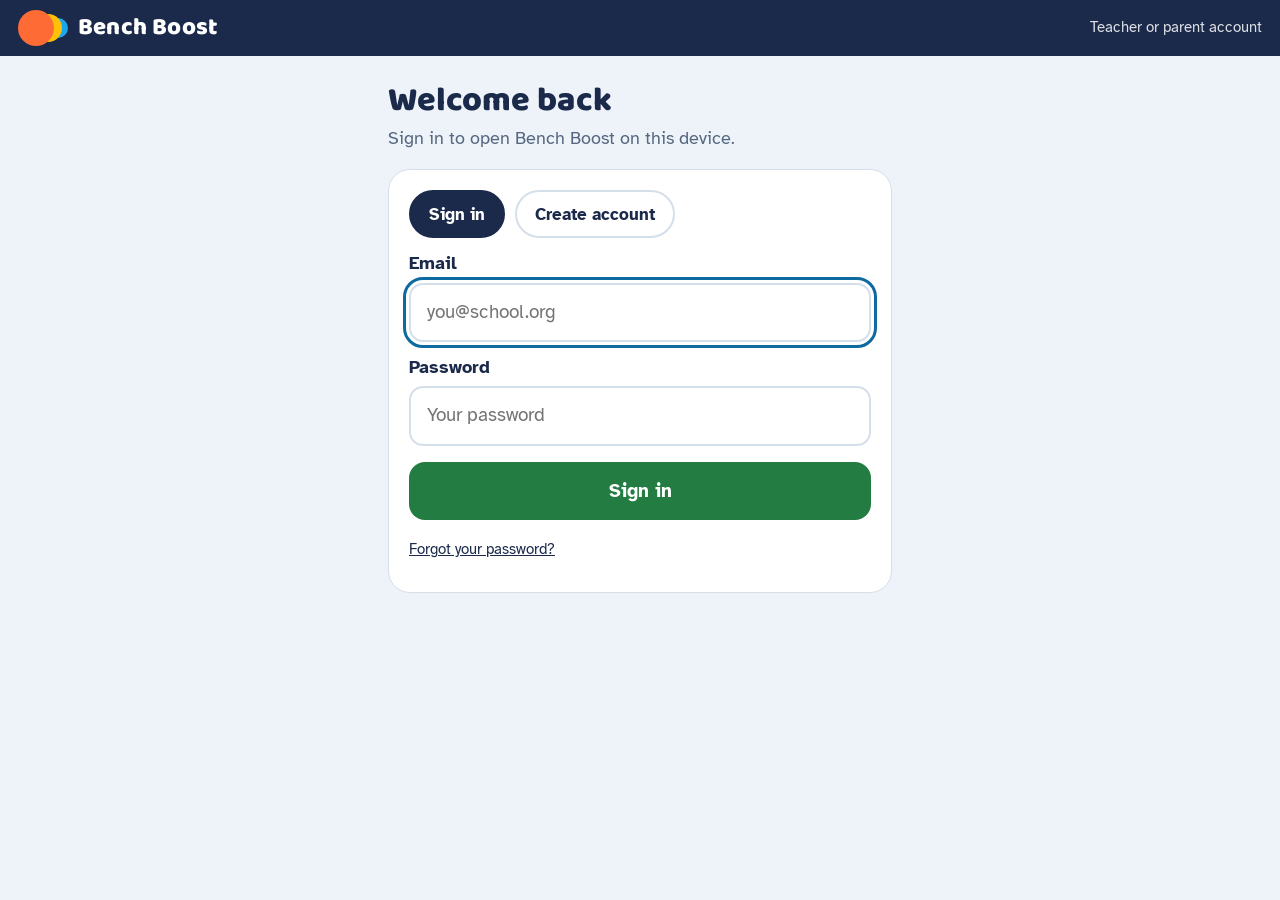
<file: index.html>
<!DOCTYPE html>
<html lang="en">
<head>
<meta charset="UTF-8">
<meta name="viewport" content="width=device-width, initial-scale=1, viewport-fit=cover">
<meta name="color-scheme" content="light dark">
<meta name="theme-color" content="#1B2A4A">
<meta name="description" content="Interactive K–12 Health and Physical Education learning games, quizzes, challenges, and mastery activities.">
<meta name="application-name" content="Bench Boost">
<meta name="apple-mobile-web-app-title" content="Bench Boost">
<meta name="mobile-web-app-capable" content="yes">
<meta property="og:type" content="website">
<meta property="og:site_name" content="Bench Boost">
<meta property="og:title" content="Bench Boost — K–12 Health &amp; PE Learning Games by Evolution PE">
<meta property="og:description" content="Interactive K–12 Health and Physical Education learning games, quizzes, challenges, and mastery activities.">
<title>Bench Boost — K–12 Health &amp; PE Learning Games by Evolution PE</title>
<link rel="icon" type="image/svg+xml" href="icon.svg">
<link rel="icon" type="image/png" sizes="192x192" href="icon-192.png">
<link rel="apple-touch-icon" href="apple-touch-icon.png">
<link rel="manifest" href="manifest.webmanifest">
<!-- Applies a saved Light/Dark choice before the page paints, so there is no flash. "System" (the default) sets nothing. -->
<script src="theme-init.js"></script>
<link rel="stylesheet" href="app.css">
</head>
<body>
<a class="skip" href="#app">Skip to main content</a>

<!-- Screen-reader announcements (see js/accessibility.js). Visually hidden. -->
<div id="live-polite" class="sr-only" role="status" aria-live="polite" aria-atomic="true"></div>
<div id="live-assertive" class="sr-only" role="alert" aria-live="assertive" aria-atomic="true"></div>

<main id="app" tabindex="-1"></main>
<noscript><p style="padding:24px;font-family:sans-serif">Bench Boost needs JavaScript turned on to run.</p></noscript>

<!-- Everything below is served from this site. No third-party scripts, fonts, or trackers. -->
<script src="supabase-js-2.117.2.umd.js"></script>

<script src="units.js"></script>
<script src="topics.js"></script>
<script src="learn.js"></script>
<script src="standards.js"></script>
<script src="questions.js"></script>
<script src="generators.js"></script>

<script src="storage.js"></script>
<script src="accessibility.js"></script>
<script src="mastery.js"></script>
<script src="theme.js"></script>
<script src="quiz.js"></script>
<script src="games.js"></script>
<script src="teacher.js"></script>
<script src="learn-screens.js"></script>
<script src="explore.js"></script>
<script src="auth.js"></script>
<script src="app.js"></script>
<script src="sw-register.js"></script>
</body>
</html>
</file>
<file: app.css>
/* Self-hosted fonts (SIL OFL 1.1). No request ever leaves this site to load them. */
@font-face{ font-family:'Atkinson Hyperlegible'; font-style:normal; font-weight:400; font-display:swap; src:url('atkinson-hyperlegible-latin-400-normal.woff2') format('woff2'); }
@font-face{ font-family:'Atkinson Hyperlegible'; font-style:normal; font-weight:700; font-display:swap; src:url('atkinson-hyperlegible-latin-700-normal.woff2') format('woff2'); }
@font-face{ font-family:'Baloo 2'; font-style:normal; font-weight:600; font-display:swap; src:url('baloo-2-latin-600-normal.woff2') format('woff2'); }
@font-face{ font-family:'Baloo 2'; font-style:normal; font-weight:700; font-display:swap; src:url('baloo-2-latin-700-normal.woff2') format('woff2'); }
@font-face{ font-family:'Baloo 2'; font-style:normal; font-weight:800; font-display:swap; src:url('baloo-2-latin-800-normal.woff2') format('woff2'); }

  :root{
    --bg:#EDF3F8; --card:#FFFFFF; --ink:#1B2A4A; --muted:#566781; --line:#D5DFEA; --soft:#E4F3FB;
    --bar:#1B2A4A;
    /* Brand brights: decorative only (logo, dots). Never used behind text. */
    --blue-bright:#1CA7EC; --orange-bright:#FF6B35; --yellow:#FFC107;
    /* UI colors: each has at least 4.5:1 contrast with white text (checked by tests/contrast.test.js) */
    --blue:#0F6FA8; --teal:#0E7A82; --orange:#B94A14; --green:#237C42; --red:#BE2B32; --purple:#6F49BD;
    --focus:#0E6BA0; --teal-text:#0B6B72; --streak:#B4460F; --timer:#6F49BD; --errtext:#BE2B32;
    --goodbg:#E2F5E8; --goodink:#1C6134; --badbg:#FDE8E8; --badink:#8F2328;
    --head:'Baloo 2', 'Trebuchet MS', system-ui, sans-serif;
    --body:'Atkinson Hyperlegible', Verdana, system-ui, sans-serif;
  }
  @media (prefers-color-scheme: dark){
    :root:not([data-theme="light"]){
      --bg:#0E1828; --card:#172338; --ink:#EAF1FA; --muted:#A3B3CB; --line:#2A3B58; --soft:#1B3048;
      --bar:#0A1220; --goodbg:#163A25; --goodink:#A8E6BD; --badbg:#3E1C20; --badink:#F4B4B7;
      --focus:#1CA7EC; --teal-text:#4FC3CB; --streak:#FF6B35; --timer:#B79CF0; --errtext:#FF8A8F;
    }
  }
  :root[data-theme="dark"]{
    --bg:#0E1828; --card:#172338; --ink:#EAF1FA; --muted:#A3B3CB; --line:#2A3B58; --soft:#1B3048;
    --bar:#0A1220; --goodbg:#163A25; --goodink:#A8E6BD; --badbg:#3E1C20; --badink:#F4B4B7;
    --focus:#1CA7EC; --teal-text:#4FC3CB; --streak:#FF6B35; --timer:#B79CF0; --errtext:#FF8A8F;
  }
  :root{ box-sizing:border-box; padding-top:env(safe-area-inset-top,0px); padding-bottom:env(safe-area-inset-bottom,0px); }
  html{ scroll-padding-top:env(safe-area-inset-top,0px); }
  *,*::before,*::after{ box-sizing:inherit; }
  body{ margin:0; background:var(--bg); color:var(--ink); font-family:var(--body); font-size:18px; line-height:1.45; -webkit-font-smoothing:antialiased; }
  button{ font-family:inherit; color:inherit; }
  button:focus-visible, input:focus-visible, textarea:focus-visible{ outline:3px solid var(--focus); outline-offset:3px; }
  img{ max-width:100%; }

  /* top bar */
  .top{ position:sticky; top:0; z-index:5; background:var(--bar); color:#fff; display:flex; align-items:center; justify-content:space-between; gap:12px; padding:10px 18px; padding-top:calc(10px + env(safe-area-inset-top,0px)); margin-top:calc(-1 * env(safe-area-inset-top,0px)); }
  .brand{ display:flex; align-items:center; gap:10px; font-family:var(--head); font-weight:800; font-size:24px; letter-spacing:.2px; }
  .spotlogo{ width:36px; height:36px; border-radius:50%; background:var(--orange-bright); box-shadow:12px 0 0 -4px var(--yellow), 22px 0 0 -8px var(--blue-bright); margin-right:14px; }
  .toptag{ font-size:15px; opacity:.85; }
  .iconbtn{ background:rgba(255,255,255,.12); color:#fff; border:0; border-radius:12px; min-width:48px; height:48px; font-size:21px; cursor:pointer; }
  .iconbtn:hover{ background:rgba(255,255,255,.2); }

  .wrap{ max-width:960px; margin:0 auto; padding:22px 18px 48px; }
  h1{ font-family:var(--head); font-weight:800; font-size:34px; line-height:1.1; margin:4px 0 6px; }
  h2{ font-family:var(--head); font-weight:800; font-size:24px; margin:0 0 10px; }
  .sub{ color:var(--muted); margin:0 0 18px; }
  .card{ background:var(--card); border:1px solid var(--line); border-radius:22px; padding:20px; margin-bottom:16px; }
  .hint{ color:var(--muted); font-size:15px; margin:8px 0 0; }
  .err{ color:var(--errtext); font-weight:700; font-size:15px; margin:8px 0 0; }

  /* chips & tiles */
  .chips{ display:flex; flex-wrap:wrap; gap:10px; }
  .chip{ border:2px solid var(--line); background:var(--card); border-radius:999px; padding:10px 18px; font-weight:700; font-size:17px; cursor:pointer; min-height:48px; }
  .chip.on{ background:var(--ink); border-color:var(--ink); color:var(--card); }
  .group{ font-family:var(--head); font-weight:800; font-size:19px; margin:14px 0 8px; }
  .units{ display:grid; grid-template-columns:repeat(auto-fill,minmax(220px,1fr)); gap:10px; }
  .unit{ display:flex; align-items:center; gap:12px; text-align:left; border:2px solid var(--line); background:var(--card); border-radius:16px; padding:12px 14px; font-weight:700; font-size:16px; cursor:pointer; min-height:64px; }
  .unit .ic{ font-size:26px; width:34px; text-align:center; flex-shrink:0; }
  .unit .sol{ display:block; font-weight:400; font-size:13px; color:var(--muted); margin-top:2px; }
  .unit.on{ border-color:var(--teal); background:var(--soft); box-shadow:inset 0 0 0 1px var(--teal); }

  .btn{ border:0; border-radius:16px; padding:15px 22px; font-weight:700; font-size:19px; cursor:pointer; min-height:58px; }
  .btn.go{ background:var(--green); color:#fff; }
  .btn.blue{ background:var(--blue); color:#fff; }
  .btn.plain{ background:var(--card); border:2px solid var(--line); }
  .btn.warn{ background:var(--red); color:#fff; }
  .row{ display:flex; gap:12px; flex-wrap:wrap; }
  .row .btn{ flex:1; min-width:190px; }
  input.text, textarea{ width:100%; font:inherit; font-size:19px; padding:14px 16px; border-radius:14px; border:2px solid var(--line); background:var(--card); color:var(--ink); }
  textarea{ min-height:150px; resize:vertical; }
  .pinset{ max-width:170px; letter-spacing:6px; font-weight:700; }

  /* student home */
  .court{ position:relative; overflow:hidden; background:var(--bar); color:#fff; border-radius:26px; padding:26px 24px 30px; margin-bottom:18px; }
  .court::before{ content:""; position:absolute; right:-70px; top:50%; width:240px; height:240px; transform:translateY(-50%); border:4px solid rgba(255,255,255,.14); border-radius:50%; }
  .court::after{ content:""; position:absolute; right:48px; top:0; bottom:0; width:4px; background:rgba(255,255,255,.14); }
  .court .uic{ font-size:44px; line-height:1; }
  .court h1{ margin-top:8px; }
  .court .band{ opacity:.85; font-size:17px; }
  .court .best{ margin-top:12px; display:inline-block; background:rgba(255,255,255,.12); border-radius:999px; padding:6px 14px; font-size:16px; }
  .modes{ display:grid; grid-template-columns:repeat(auto-fit,minmax(270px,1fr)); gap:16px; }
  .mode{ border:0; border-radius:26px; padding:26px 22px; text-align:left; color:#fff; cursor:pointer; min-height:200px; display:flex; flex-direction:column; justify-content:flex-end; gap:6px; position:relative; overflow:hidden; }
  .mode .big{ font-size:52px; line-height:1; margin-bottom:auto; }
  .mode .t{ font-family:var(--head); font-size:30px; font-weight:800; line-height:1.05; }
  .mode .d{ font-size:17px; opacity:.95; }
  .mode.quiz{ background:var(--blue); }
  .mode.rep{ background:var(--orange); }
  .mode:hover{ filter:brightness(1.05); }

  /* quiz */
  .qbar{ display:flex; justify-content:space-between; align-items:center; gap:12px; margin-bottom:10px; font-weight:700; font-size:18px; }
  .streak{ color:var(--streak); }
  .track{ display:flex; gap:6px; margin-bottom:18px; }
  .track i{ flex:1; height:12px; border-radius:99px; background:var(--line); }
  .track i.ok{ background:var(--green); } .track i.no{ background:var(--red); } .track i.now{ background:var(--blue); }
  .qcard{ padding:24px; }
  .qhead{ display:flex; gap:14px; align-items:flex-start; justify-content:space-between; }
  .qtag{ display:inline-block; background:var(--soft); color:var(--teal-text); font-weight:700; font-size:15px; border-radius:99px; padding:4px 12px; margin-bottom:10px; }
  .qtext{ font-family:var(--head); font-size:30px; font-weight:700; line-height:1.2; margin:0; }
  .speak{ flex-shrink:0; width:56px; height:56px; border-radius:16px; border:2px solid var(--line); background:var(--card); font-size:25px; cursor:pointer; }
  .answers{ display:grid; grid-template-columns:1fr 1fr; gap:12px; margin-top:18px; }
  @media (max-width:640px){ .answers{ grid-template-columns:minmax(0,1fr); } }   /* minmax(0,..) lets a long answer wrap instead of widening the page */
  .ans{ border:0; border-radius:20px; padding:16px 18px 16px 14px; min-height:88px; font-weight:700; font-size:21px; line-height:1.25; color:#fff; cursor:pointer; text-align:left; display:flex; align-items:center; gap:14px; }
  .ans .spot{ width:44px; height:44px; border-radius:50%; background:rgba(0,0,0,.24); border:3px solid rgba(255,255,255,.8); display:grid; place-items:center; flex-shrink:0; font-family:var(--head); font-size:20px; }
  .a0{ background:var(--blue); } .a1{ background:var(--orange); } .a2{ background:var(--teal); } .a3{ background:var(--purple); }
  .ans.dim{ opacity:.32; }
  .ans.right{ background:var(--green); opacity:1; }
  .ans.wrong{ background:var(--red); opacity:1; }
  .ans:disabled{ cursor:default; }
  .feedback{ margin-top:16px; border-radius:18px; padding:16px 20px; font-size:19px; }
  .feedback.good{ background:var(--goodbg); color:var(--goodink); }
  .feedback.bad{ background:var(--badbg); color:var(--badink); }
  .feedback strong{ display:block; font-family:var(--head); font-size:24px; margin-bottom:2px; }
  .feedback{ scroll-margin-top:12px; }
  .nextrow{ margin-top:14px; position:sticky; bottom:0; z-index:4; padding:10px 0 calc(8px + env(safe-area-inset-bottom,0px)); background:var(--card); box-shadow:0 -10px 12px -10px rgba(0,0,0,.18); }
  .band-k2 .qtext{ font-size:36px; }
  .band-k2 .ans{ font-size:27px; min-height:100px; }

  /* results */
  .stars{ font-size:66px; letter-spacing:8px; text-align:center; margin:6px 0; }
  .stars span{ display:inline-block; animation:pop .5s both; }
  .stars span:nth-child(2){ animation-delay:.18s; } .stars span:nth-child(3){ animation-delay:.36s; }
  .stars .off{ filter:grayscale(1); opacity:.28; }
  @keyframes pop{ 0%{ transform:scale(0); } 70%{ transform:scale(1.25); } 100%{ transform:scale(1); } }
  .center{ text-align:center; }
  .scoreline{ font-family:var(--head); font-size:28px; font-weight:800; }
  .newbest{ display:inline-block; background:var(--yellow); color:#3b2a00; font-weight:700; border-radius:99px; padding:4px 14px; margin-top:8px; }

  /* pin */
  .dots{ display:flex; justify-content:center; gap:16px; margin:14px 0 4px; }
  .dots i{ width:20px; height:20px; border-radius:50%; border:3px solid var(--ink); display:block; }
  .dots i.f{ background:var(--ink); }
  .pad{ display:grid; grid-template-columns:repeat(3,1fr); gap:12px; max-width:330px; margin:18px auto 0; }
  .pad button{ height:74px; font-size:30px; font-weight:700; border-radius:20px; border:2px solid var(--line); background:var(--card); cursor:pointer; }
  .shake{ animation:shake .4s; }
  @keyframes shake{ 20%,60%{ transform:translateX(-10px); } 40%,80%{ transform:translateX(10px); } }

  /* reporter */
  .choices{ display:grid; grid-template-columns:repeat(auto-fit,minmax(170px,1fr)); gap:12px; margin-top:18px; }
  .emo{ border:2px solid var(--line); background:var(--card); border-radius:20px; padding:18px 14px; font-size:24px; font-weight:700; cursor:pointer; min-height:96px; }
  .emo:hover{ border-color:var(--orange); }
  .stepdots{ display:flex; gap:8px; margin-bottom:14px; }
  .stepdots i{ width:34px; height:10px; border-radius:99px; background:var(--line); }
  .stepdots i.done{ background:var(--orange); }

  /* reports */
  .rep-item{ border:1px solid var(--line); border-radius:18px; padding:14px 16px; margin-bottom:10px; background:var(--card); }
  .rep-item .meta{ color:var(--muted); font-size:15px; }
  .rep-item .who{ font-weight:700; font-size:19px; }
  .rep-item dl{ margin:8px 0 0; }
  .rep-item dt{ font-weight:700; margin-top:8px; font-size:16px; color:var(--muted); }
  .rep-item dd{ margin:2px 0 0; }
  .sendbox label{ font-weight:700; display:block; margin:10px 0 6px; }
  .sendbox label:first-of-type{ margin-top:0; }
  .sendok{ background:var(--goodbg); color:var(--goodink); border-radius:14px; padding:14px 16px; margin-top:14px; font-weight:700; }

  .mode{ min-height:170px; }
  .mode.lightning{ background:var(--purple); } .mode.fact{ background:var(--teal); } .mode.sort{ background:var(--green); }
  .timer{ font-family:var(--head); font-size:26px; font-weight:800; color:var(--timer); }
  .claim{ margin-top:18px; background:var(--soft); border-radius:18px; padding:14px 18px; }
  .claim small{ display:block; color:var(--muted); font-size:15px; }
  .claim strong{ font-family:var(--head); font-size:28px; line-height:1.2; }
  .answers.tf{ grid-template-columns:1fr 1fr; }
  .answers.three .ans:last-child{ grid-column:1 / -1; }
  .sortitem{ font-family:var(--head); font-size:34px; font-weight:800; text-align:center; padding:22px 8px 6px; line-height:1.15; }
  .linkbtn{ background:none; border:0; padding:10px 0; min-height:44px; font:inherit; color:var(--ink); text-decoration:underline; cursor:pointer; }

  /* ---- accessibility utilities ---- */
  .sr-only{ position:absolute; width:1px; height:1px; margin:-1px; padding:0; overflow:hidden; clip:rect(0,0,0,0); white-space:nowrap; border:0; }
  .skip{ position:absolute; left:-9999px; top:8px; z-index:20; background:#FFFFFF; color:#1B2A4A; padding:10px 16px; border-radius:10px; font-weight:700; text-decoration:underline; }
  .skip:focus{ left:12px; }
  #app:focus, [tabindex="-1"]:focus{ outline:none; }   /* programmatic focus targets only; real controls keep their focus ring */

  /* ---- K-2 sizing: applies to EVERY mode, not only the original quiz ---- */
  .band-k2 .qbar{ font-size:22px; }
  .band-k2 .feedback{ font-size:23px; } .band-k2 .feedback strong{ font-size:28px; }
  .band-k2 .btn{ font-size:23px; min-height:68px; }
  .band-k2 .sortitem{ font-size:46px; }
  .band-k2 .claim small{ font-size:19px; } .band-k2 .claim strong{ font-size:36px; }
  .band-k2 .timer{ font-size:32px; }
  .band-k2 .scoreline{ font-size:34px; }
  .band-k2 .mode .t{ font-size:34px; } .band-k2 .mode .d{ font-size:20px; }
  .band-k2 .emo{ font-size:28px; min-height:110px; }
  .band-k2 .hint, .band-k2 .sub{ font-size:19px; }
  .band-k2 .answers.tf .ans{ font-size:26px; }
  @media (max-width:640px){
    .band-k2 .qtext{ font-size:34px; } .band-k2 .ans{ font-size:25px; min-height:92px; }
    .band-k2 .sortitem{ font-size:40px; } .band-k2 .claim strong{ font-size:33px; }
  }



  /* Small screens: a long word (e.g. "leadership", "congratulating") must not push the read-aloud button off the edge.
     Flex items will not shrink below their longest word (min-width:auto). Letting the question text shrink, and break
     only as a last resort, changes nothing wherever the words already fit. */
  .qhead > div, .qhead > .qtext{ min-width:0; }
  .ans > span:last-child{ min-width:0; }
  .qtext, .sortitem, .claim, .ans > span:last-child{ overflow-wrap:break-word; }


  /* =====================================================================
     Student Explore (Phase 2A): grade picker, home, subject and topic screens, topic page, Back/Home row.
     Layout uses minmax(0,1fr) grids and min-width:0 so long topic names wrap inside their cards on 320px phones.
     Nothing here changes the type size of any existing screen.
     ===================================================================== */
  .top button:focus-visible{ outline-color:#FFFFFF; }               /* the header is dark navy: the blue ring would not show */
  .brandbtn{ display:flex; align-items:center; gap:10px; min-height:48px; padding:4px 8px; margin-left:-8px; background:none; border:0; border-radius:12px; color:#FFFFFF; font-family:var(--head); font-weight:800; font-size:24px; letter-spacing:.2px; cursor:pointer; }
  .brandbtn:hover{ background:rgba(255,255,255,.1); }

  .navrow{ display:flex; gap:10px; align-items:center; max-width:960px; margin:0 auto; padding:12px 18px 0; }
  .navbtn{ min-height:48px; padding:0 18px; border-radius:14px; border:2px solid var(--line); background:var(--card); color:var(--ink); font-weight:700; font-size:17px; cursor:pointer; }
  .navbtn:hover{ border-color:var(--blue); }
  .navbtn.push-right{ margin-left:auto; }

  .explore{ max-width:640px; }
  .explore.wide{ max-width:960px; }
  .explore h1{ font-size:clamp(26px,7.4vw,34px); overflow-wrap:break-word; }   /* local to these screens; the rest of the app is untouched */
  .eyebrow{ margin:4px 0 4px; font-weight:700; font-size:15px; letter-spacing:.3px; color:var(--muted); }
  .hubhead{ display:flex; align-items:flex-start; justify-content:space-between; gap:14px; }
  .hubhead > div{ min-width:0; }
  .hubspeak{ flex-shrink:0; }
  .gradeline{ display:flex; flex-wrap:wrap; align-items:center; gap:0 8px; margin:0 0 18px; color:var(--muted); font-size:16px; font-weight:700; }
  .linkbtn.inline{ padding:0 4px; font-weight:700; }
  .minor{ margin:26px 0 10px; font-family:var(--body); font-size:15px; font-weight:700; letter-spacing:.6px; text-transform:uppercase; color:var(--muted); }
  .teacherline{ margin:22px 0 0; }

  /* grade picker */
  .gradegrid{ display:grid; grid-template-columns:repeat(2,minmax(0,1fr)); gap:14px; margin:8px 0 14px; }
  .gradebtn{ display:flex; flex-direction:column; align-items:center; justify-content:center; gap:6px; min-height:140px; padding:14px 8px; border-radius:22px; border:3px solid var(--line); background:var(--card); color:var(--ink); cursor:pointer; text-align:center; }
  .gradebtn:hover{ border-color:var(--blue); }
  .gradebtn[aria-pressed="true"]{ border-color:var(--blue); background:var(--soft); }
  .glabel{ font-family:var(--head); font-weight:800; font-size:40px; line-height:1; }
  .gsub{ font-size:15px; color:var(--muted); overflow-wrap:break-word; }
  .gcur{ font-size:14px; font-weight:700; color:var(--teal-text); }

  /* two big subject cards */
  .subjects{ display:grid; grid-template-columns:minmax(0,1fr); gap:14px; }
  .subject{ display:flex; flex-direction:column; justify-content:flex-end; gap:8px; min-height:150px; padding:22px; border:0; border-radius:26px; color:#FFFFFF; text-align:left; cursor:pointer; }
  .subject.pe{ background:var(--blue); } .subject.health{ background:var(--green); }
  .subject:hover{ filter:brightness(1.06); }
  .sicon{ font-size:48px; line-height:1; }
  .stext{ display:block; min-width:0; }
  .stitle{ display:block; font-family:var(--head); font-weight:800; font-size:30px; line-height:1.05; overflow-wrap:break-word; }
  .sdesc{ display:block; margin-top:4px; font-size:17px; overflow-wrap:break-word; }
  @media (min-width:640px){ .subjects{ grid-template-columns:repeat(2,minmax(0,1fr)); } .subject{ min-height:220px; } }

  /* quiet secondary tool row (Reporter) */
  .tool{ display:flex; align-items:center; gap:14px; width:100%; min-height:64px; padding:12px 16px; border-radius:16px; border:2px dashed var(--line); background:transparent; color:var(--ink); text-align:left; cursor:pointer; }
  .tool:hover{ border-color:var(--blue); }
  .ticon2{ font-size:28px; }
  .ttext2{ display:block; min-width:0; }
  .tname2{ display:block; font-weight:700; font-size:17px; }
  .tdesc2{ display:block; color:var(--muted); font-size:15px; }

  /* topic cards */
  .topics{ display:grid; grid-template-columns:minmax(0,1fr); gap:12px; }
  @media (min-width:640px){ .topics{ grid-template-columns:repeat(2,minmax(0,1fr)); } }
  @media (min-width:960px){ .topics{ grid-template-columns:repeat(3,minmax(0,1fr)); } }
  .topic{ display:grid; grid-template-columns:auto minmax(0,1fr); gap:14px; align-items:center; min-height:92px; padding:16px; border-radius:20px; border:2px solid var(--line); border-left-width:8px; background:var(--card); color:var(--ink); text-align:left; cursor:pointer; }
  .topic.pe{ border-left-color:var(--blue); } .topic.health{ border-left-color:var(--green); }
  .topic:hover{ border-color:var(--ink); }
  .ticon{ display:grid; place-items:center; width:56px; height:56px; border-radius:16px; background:var(--soft); font-size:30px; }
  .ttext{ display:block; min-width:0; }
  .tname{ display:block; font-family:var(--head); font-weight:800; font-size:20px; line-height:1.15; overflow-wrap:break-word; }
  .tdesc{ display:block; margin-top:3px; color:var(--muted); font-size:15.5px; overflow-wrap:break-word; }

  /* topic page */
  .topichero{ margin-bottom:18px; }
  .topichero h1{ margin-top:8px; color:#FFFFFF; }
  .tblurb{ margin:6px 0 0; font-size:17px; opacity:.92; overflow-wrap:break-word; }
  .topichero .hubspeak{ position:absolute; top:16px; right:16px; z-index:1; color:var(--ink); }   /* the banner is white-on-navy, the button is a white card: keep its glyph dark */
  .actmain{ display:grid; grid-template-columns:auto minmax(0,1fr) auto; gap:16px; align-items:center; width:100%; min-height:112px; padding:20px; margin:0 0 4px; border:0; border-radius:24px; background:var(--blue); color:#FFFFFF; text-align:left; cursor:pointer; }
  .actmain:hover{ filter:brightness(1.06); }
  .actmain .aicon{ font-size:44px; line-height:1; }
  .atext{ display:block; min-width:0; }
  .atitle{ display:block; font-family:var(--head); font-weight:800; font-size:30px; line-height:1.05; }
  .adesc{ display:block; margin-top:3px; font-size:17px; overflow-wrap:break-word; }
  .agot{ font-size:26px; }
  .acts{ display:grid; grid-template-columns:minmax(0,1fr); gap:12px; }
  @media (min-width:560px){ .acts{ grid-template-columns:repeat(2,minmax(0,1fr)); } }
  @media (min-width:900px){ .acts{ grid-template-columns:repeat(3,minmax(0,1fr)); } }
  .act{ display:grid; grid-template-columns:auto minmax(0,1fr); gap:14px; align-items:center; min-height:80px; padding:14px 16px; border-radius:18px; border:2px solid var(--line); background:var(--card); color:var(--ink); text-align:left; cursor:pointer; }
  .act:hover{ border-color:var(--ink); }
  .act .aicon{ display:grid; place-items:center; width:50px; height:50px; border-radius:14px; font-size:26px; color:#FFFFFF; background:var(--purple); }
  .act.fact .aicon{ background:var(--teal); } .act.sort .aicon{ background:var(--green); }
  /* future free/pro: an activity whose data-state is "locked" (Phase 2B/3) gets a quiet treatment here */
  [data-state="locked"]{ cursor:not-allowed; }

  /* K-2: bigger, simpler, icon-led */
  .band-k2 .navbtn{ min-height:60px; font-size:21px; padding:0 22px; }
  .band-k2 .explore h1{ font-size:clamp(30px,8.8vw,40px); }      /* K-2 headings stay larger than 3-5 at every width */
  .band-k2 .eyebrow, .band-k2 .gradeline{ font-size:18px; }
  .band-k2 .subject{ min-height:170px; } .band-k2 .stitle{ font-size:36px; } .band-k2 .sdesc{ font-size:21px; } .band-k2 .sicon{ font-size:60px; }
  .band-k2 .topic{ grid-template-columns:minmax(0,1fr); justify-items:center; text-align:center; padding:20px 14px; gap:10px; }
  .band-k2 .ticon{ width:80px; height:80px; font-size:46px; }
  .band-k2 .tname{ font-size:26px; } .band-k2 .tdesc{ font-size:19px; }
  .band-k2 .actmain{ min-height:132px; } .band-k2 .atitle{ font-size:38px; } .band-k2 .adesc{ font-size:21px; } .band-k2 .actmain .aicon{ font-size:56px; }
  .band-k2 .act{ min-height:96px; } .band-k2 .act .aicon{ width:64px; height:64px; font-size:34px; } .band-k2 .act .tname{ font-size:24px; } .band-k2 .act .tdesc{ font-size:19px; }
  .band-k2 .tblurb{ font-size:21px; }
  .band-k2 .tname2{ font-size:21px; }
  .band-k2 .gradeline{ margin-bottom:22px; }


  /* =====================================================================
     Phase 2B: the suggested learning path (Learn -> Quick 10 -> Challenge 20 -> Mastery), the Mastered badge,
     Learn cards, and Student Explore results. Same rules as Phase 2A: local layout fixes, no global type shrinking.
     ===================================================================== */
  .path{ list-style:none; margin:0; padding:0; display:grid; gap:12px; }
  .pstep{ position:relative; display:grid; grid-template-columns:36px minmax(0,1fr); gap:12px; align-items:center; }
  .pstep > :last-child{ min-width:0; }
  .pnum{ display:grid; place-items:center; width:36px; height:36px; border-radius:50%; background:var(--bar); color:#FFFFFF; font-family:var(--head); font-weight:800; font-size:18px; }
  .pstep:not(:last-child)::after{ content:""; position:absolute; left:17px; top:calc(50% + 22px); height:calc(100% - 22px); width:2px; background:var(--line); }   /* decorative connector; nothing is locked */
  .act.quick10 .aicon{ background:var(--blue); } .act.challenge .aicon{ background:var(--orange); } .act.mastery .aicon{ background:var(--bar); }
  .mbadge{ display:inline-block; margin-top:6px; padding:2px 12px; border-radius:99px; background:var(--goodbg); color:var(--goodink); font-weight:700; font-size:14px; }
  .herobadge{ position:relative; margin-top:10px; }
  .modechip{ padding:2px 12px; border-radius:99px; background:var(--soft); font-size:15px; }
  .shortnote{ margin:0 0 12px; font-size:16px; }
  .ask{ margin:14px 0 0; font-family:var(--head); font-weight:800; font-size:22px; }

  /* Learn cards */
  .lcard{ padding:22px 20px; }
  .licon{ font-size:52px; line-height:1; }
  .ltitle{ margin:8px 0 12px; }
  .lbody p{ margin:0 0 10px; font-size:20px; line-height:1.45; overflow-wrap:break-word; }
  .lbody p:last-child{ margin-bottom:0; }
  .lnav{ margin-top:14px; }
  .explore .row + .row{ margin-top:12px; }   /* stacked result buttons need breathing room */
  .lnav .btn[disabled]{ opacity:.45; cursor:default; }
  .band-k2 .licon{ font-size:72px; }
  .band-k2 .lbody p{ font-size:28px; line-height:1.35; margin-bottom:14px; }
  .band-k2 .ask{ font-size:26px; }
  .band-k2 .pnum{ width:44px; height:44px; font-size:22px; }
  .band-k2 .pstep{ grid-template-columns:44px minmax(0,1fr); }
  .band-k2 .pstep:not(:last-child)::after{ left:21px; }
  /* narrow phones, K-2: the numbered path leaves the big Learn tile very little width, so drop its decorative arrow and tighten
     its padding (layout only; the text stays large) */
  @media (max-width:400px){
    .band-k2 .pstep .actmain{ grid-template-columns:auto minmax(0,1fr); padding:16px 14px; gap:12px; }
    .band-k2 .pstep .agot{ display:none; }
  }


  /* =====================================================================
     Phase 2C: brand lockup, theme control, path polish, feedback, results, Learn cards, age-band restraint.
     Colors are the existing variables only, so both themes keep their contrast. Text is never shrunk to fit.
     ===================================================================== */
  .brandtext{ display:flex; flex-direction:column; align-items:flex-start; min-width:0; line-height:1.1; text-align:left; }
  .brandname{ display:block; }
  .brandline{ display:block; margin-top:4px; font-family:var(--body); font-weight:700; font-size:15px; letter-spacing:0; color:#DCE7F5; line-height:1.2; }
  .byline{ display:block; margin-top:2px; font-family:var(--body); font-weight:400; font-size:14px; letter-spacing:0; color:#B7C7DE; line-height:1.2; }
  .parentbrand{ font-weight:700; color:#DCE7F5; }                       /* the one slot a future Evolution PE logo replaces */
  .top.lockup{ padding-top:calc(14px + env(safe-area-inset-top,0px)); padding-bottom:14px; }
  .lockup .spotlogo{ width:44px; height:44px; box-shadow:14px 0 0 -5px var(--yellow), 26px 0 0 -10px var(--blue-bright); margin-right:16px; flex-shrink:0; }
  .lockup .brandname{ font-size:28px; }
  .brandbtn{ text-align:left; }

  .homefoot{ margin-top:8px; display:flex; flex-direction:column; align-items:center; gap:6px; }
  .themepick{ display:flex; flex-wrap:wrap; align-items:center; justify-content:center; gap:8px; margin:6px 0 10px; }
  .themelabel{ font-size:14px; font-weight:700; letter-spacing:.5px; text-transform:uppercase; color:var(--muted); margin-right:2px; }
  .themeopt{ min-height:44px; min-width:64px; padding:6px 14px; border-radius:999px; border:2px solid var(--line); background:var(--card); color:var(--ink); font:inherit; font-size:16px; font-weight:700; cursor:pointer; }
  .themeopt[aria-pressed="true"]{ background:var(--bar); border-color:var(--bar); color:#FFFFFF; }

  .pathhint{ margin:0 0 4px; color:var(--muted); font-size:16px; }
  .pnum.done{ background:var(--green); }
  .act.is-mastered{ border-color:var(--green); background:linear-gradient(0deg, var(--goodbg), var(--goodbg)); }
  .act.is-locked{ border-style:dashed; }
  .tierbadge{ display:inline-block; margin-top:6px; padding:2px 10px; border-radius:99px; font-size:13px; font-weight:800; letter-spacing:.4px; text-transform:uppercase; background:var(--soft); color:var(--ink); }
  .tierbadge.pro{ background:var(--purple); color:#FFFFFF; }

  /* answer feedback: the explanation is the valuable part, so it gets its own panel */
  .fbhead{ display:flex; align-items:center; gap:10px; }
  .fbhead strong{ margin:0; }
  .fbicon{ display:grid; place-items:center; flex:none; width:32px; height:32px; border-radius:50%; background:currentColor; }
  .fbicon > span{ color:var(--card); font-weight:800; font-size:18px; line-height:1; }
  .fbanswer{ margin:8px 0 0; font-weight:700; }
  .why{ margin-top:12px; padding:12px 16px 14px; border-radius:14px; border-left:6px solid var(--blue); background:var(--card); color:var(--ink); }
  .whylabel{ display:block; font-size:13px; font-weight:800; letter-spacing:.7px; text-transform:uppercase; color:var(--teal-text); margin-bottom:2px; }
  .why p{ margin:0; font-size:19px; line-height:1.45; overflow-wrap:break-word; }
  .band-k2 .why p{ font-size:23px; }
  .band-k2 .whylabel{ font-size:15px; }

  /* results */
  .result .ricon{ display:grid; place-items:center; width:88px; height:88px; margin:8px auto 4px; border-radius:50%; background:var(--soft); font-size:46px; }
  .result.mastered{ border:2px solid var(--green); }
  .result.mastered .ricon{ background:var(--goodbg); }
  .primaryrow .btn{ min-height:64px; font-size:21px; }
  .quietrow{ display:grid; grid-template-columns:repeat(auto-fit,minmax(150px,1fr)); gap:10px; margin-top:12px; }
  .quietrow .btn{ min-height:52px; font-size:17px; padding:10px 14px; }
  .emailmore{ margin-top:18px; }
  .emailmore > summary{ display:flex; align-items:center; min-height:44px; padding:6px 4px; cursor:pointer; font-weight:700; color:var(--muted); }
  .emailmore[open] > summary{ margin-bottom:8px; }
  .emailmore .sendbox h2{ display:none; }                                /* the summary already says it */

  /* Learn cards */
  .licon{ display:grid; place-items:center; width:72px; height:72px; border-radius:50%; background:var(--soft); font-size:38px; }
  .lcard{ padding:24px 22px; }
  .lhead{ display:flex; align-items:flex-start; justify-content:space-between; gap:12px; }   /* icon and read-aloud share a row, so the title gets the whole card width */
  .ltitle{ margin:14px 0 10px; }
  .row.lnav{ display:grid; grid-template-columns:minmax(0,1fr) minmax(0,1.4fr); gap:10px; }
  .row.lnav .btn{ min-width:0; padding-inline:10px; }
  .band-k2 .licon{ width:96px; height:96px; font-size:54px; }
  .band-k2 .row.lnav{ grid-template-columns:minmax(0,1fr); }
  @media (max-width:339px){ .row.lnav{ grid-template-columns:minmax(0,1fr); } }

  /* restrained developmental differences: older students get the same product, a little less playful */
  .band-g68 .subject, .band-g912 .subject{ border-radius:18px; min-height:132px; padding:20px; }
  .band-g68 .sicon, .band-g912 .sicon{ display:grid; place-items:center; width:56px; height:56px; border-radius:14px; background:rgba(255,255,255,.18); font-size:30px; }
  .band-g68 .court, .band-g912 .court{ border-radius:20px; }
  .band-g68 .ans, .band-g912 .ans{ border-radius:14px; }
  .band-g912 .stitle{ font-size:28px; letter-spacing:.1px; }
  .band-g912 .result .ricon{ width:72px; height:72px; font-size:38px; }
  .band-g68 .licon, .band-g912 .licon{ border-radius:16px; width:60px; height:60px; font-size:32px; }

  /* narrow screens: break long words with a hyphen at a syllable instead of mid-word. overflow-wrap stays as the safety net,
     so a word that cannot be hyphenated still wraps instead of causing sideways scrolling. */
  @media (max-width:480px){
    h1, h2, .stitle, .sdesc, .tname, .tdesc, .tblurb, .atitle, .adesc, .ltitle, .lbody p, .qtext, .claim, .sortitem, .why p, .ans > span:last-child,
    .tname2, .tdesc2, .glabel, .gsub{ -webkit-hyphens:auto; hyphens:auto; overflow-wrap:break-word; }
  }

  /* after an answer, the options that were not chosen stay READABLE (students learn from the wrong choices too): a quiet
     neutral panel instead of a faded color */
  .ans.dim{ opacity:1; background:var(--line); color:var(--ink); }
  .ans.dim .spot{ background:transparent; border-color:var(--muted); }
  .emailmore > summary::after{ content:"▾"; margin-left:8px; }
  .emailmore[open] > summary::after{ content:"▴"; }

  /* small phones: the read-aloud button moves ABOVE the question (right-aligned) instead of beside it, so long words such as
     "environment" fit without breaking mid-word. Text size is unchanged. */
  @media (max-width:400px){
    .qcard{ padding:18px; }
    .qhead{ flex-direction:column-reverse; align-items:stretch; gap:10px; }
    .qhead .speak{ align-self:flex-end; }
  }

  /* inputs inside the collapsible email section computed as content-box in Chrome; say it outright */
  input.text, textarea{ box-sizing:border-box; max-width:100%; }
  /* the unit emoji in teacher setup is wider than its 34px box in large K-2 text; let the box grow instead of bleeding into the label */
  .unit .ic{ width:auto; min-width:34px; }

  /* dark theme: the navy step badge and Mastery chip nearly match the page, so give them a quiet ring */
  .pnum, .act.mastery .aicon{ box-shadow:inset 0 0 0 2px var(--line); }
  /* very small phones: keep "Bench Boost" on one line in the home header (logo and wordmark a little smaller; still no smaller than the compact header's 24px) */
  @media (max-width:340px){
    .top.lockup{ padding-left:14px; padding-right:14px; }
    .lockup .spotlogo{ width:36px; height:36px; margin-right:12px; box-shadow:11px 0 0 -4px var(--yellow), 20px 0 0 -8px var(--blue-bright); }
    .lockup .brandname{ font-size:25px; }
  }

  @media (prefers-reduced-motion: reduce){ *{ animation:none !important; transition:none !important; } }
</file>
